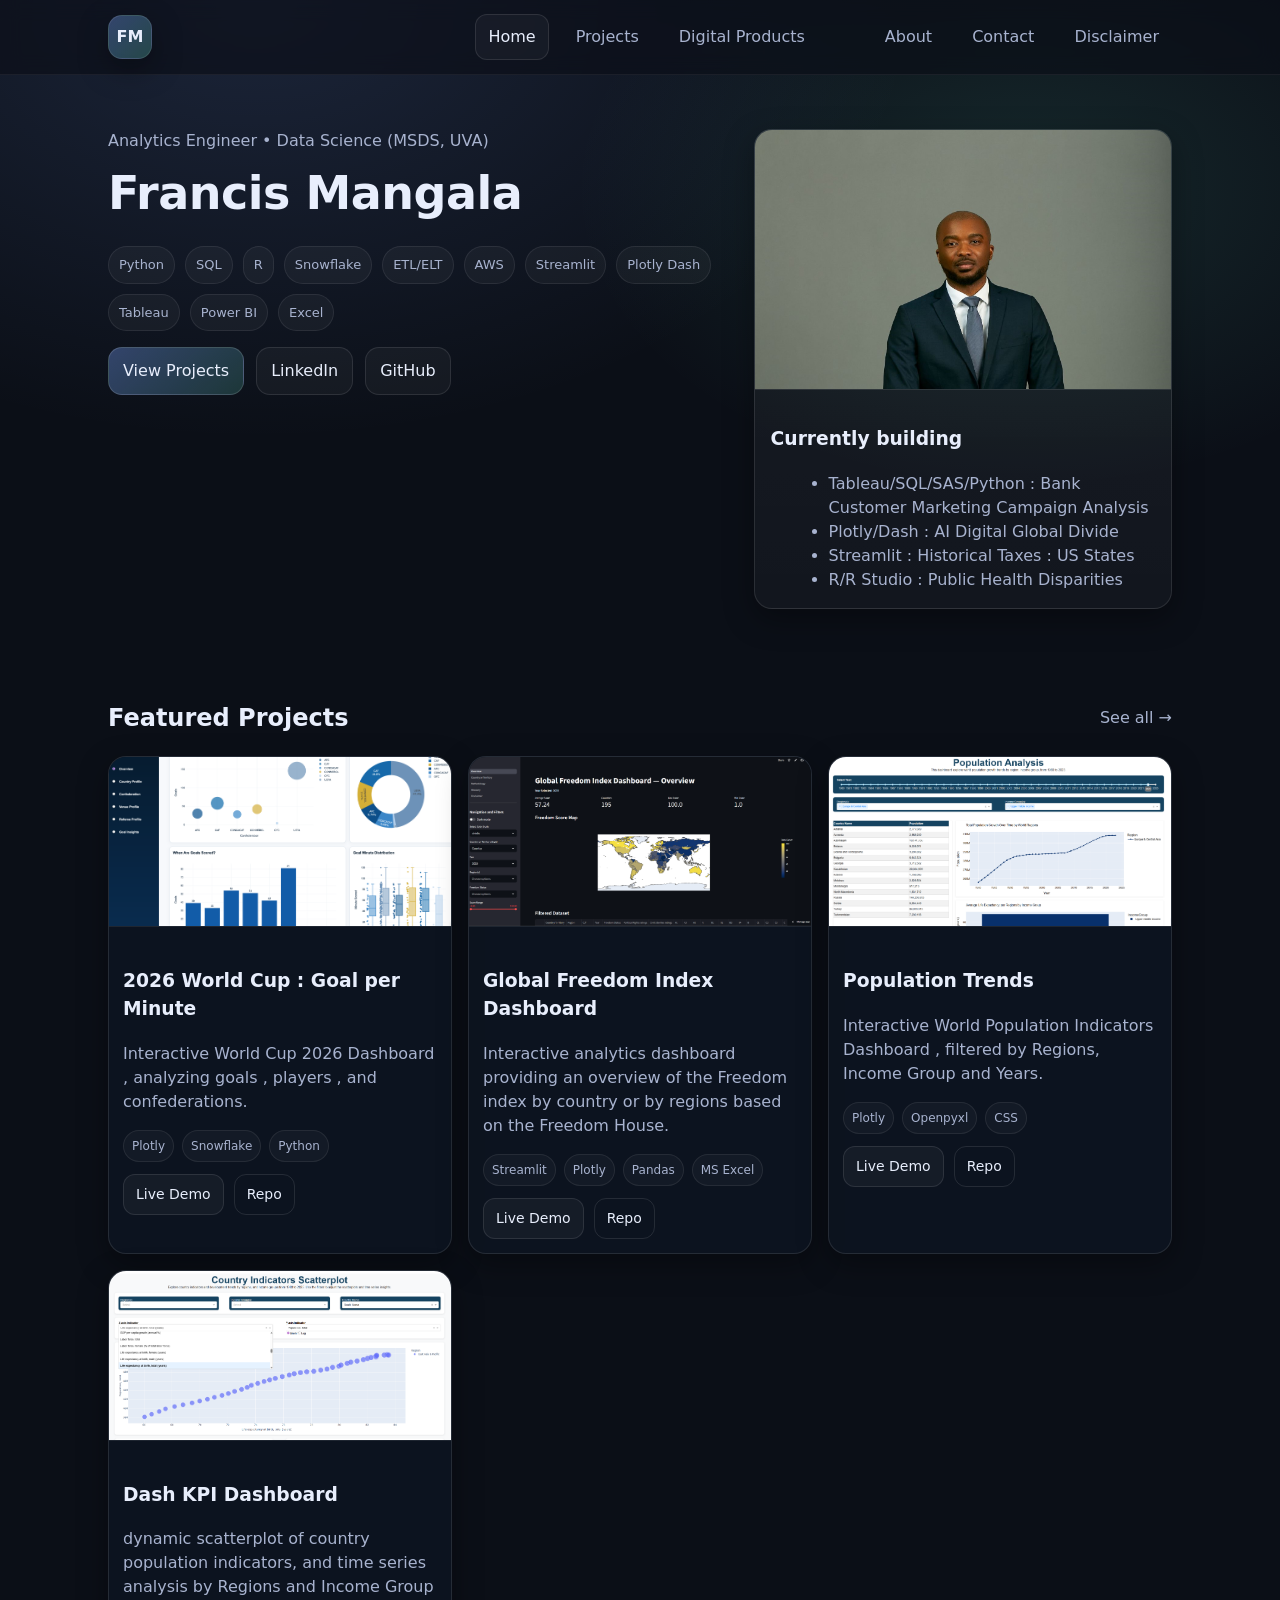
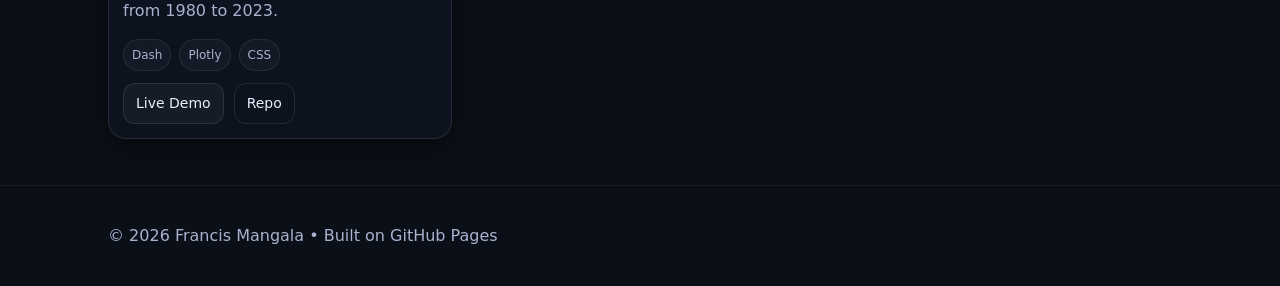
<file: index.html>
<!doctype html>
<html lang="en">
<head>
  <meta charset="utf-8" />
  <meta name="viewport" content="width=device-width,initial-scale=1" />
  <title>Francis Mangala | Analytics Engineer</title>
  <meta name="description" content="Portfolio of Francis Mangala — Data Analytics, Database design , Dash/Streamlit Apps, BI Dashboards, and Data Science projects." />
  <link rel="stylesheet" href="assets/css/styles.css" />
</head>

<body>
  <header class="site-header">
    <div class="container nav">
      <a class="brand" href="index.html">FM</a>
      <nav>
        <a class="active" href="index.html">Home</a>
        <a href="projects.html">Projects</a>
        <a href="digital_product.html">Digital Products<a/>
        <a href="about.html">About</a>
        <a href="contact.html">Contact</a>
        <a href="disclaimer.html">Disclaimer</a>
      </nav>
      <button class="nav-toggle" aria-label="Toggle menu">☰</button>
    </div>
  </header>

  <main>
    <section class="hero">
      <div class="container hero-grid">
        <div>
          <p class="kicker">Analytics Engineer • Data Science (MSDS, UVA)</p>
          <h1>Francis Mangala</h1>
          <p class="subtitle">
            
          </p>

          <div class="chips">
            <span class="chip">Python</span>
            <span class="chip">SQL</span>
            <span class="chip">R</span>
            <span class="chip">Snowflake</span>
            <span class="chip">ETL/ELT</span>
            <span class="chip">AWS</span>
            <span class="chip">Streamlit</span>
            <span class="chip">Plotly Dash</span>
            <span class="chip">Tableau</span>
            <span class="chip">Power BI</span>
            <span class="chip">Excel</span>
          </div>

          <div class="cta-row">
            <a class="btn primary" href="projects.html">View Projects</a>
            <!-- <a class="btn" href="resume/Francis Mangala_resume.pdf" target="_blank" rel="noopener">Resume</a> -->
            <a class="btn" href="https://www.linkedin.com/in/francismangala/" target="_blank" rel="noopener">LinkedIn</a>
            <a class="btn" href="https://github.com/VizualOptima?tab=repositories" target="_blank" rel="noopener">GitHub</a>
          </div>

          <!-- <div class="links-row">
            <a href="https://www.linkedin.com/in/francismangala/" target="_blank" rel="noopener">LinkedIn</a>
            <span>•</span>
            <a href="https://github.com/VizualOptima?tab=repositories" target="_blank" rel="noopener">GitHub</a>
          </div> -->
        </div>

        <div class="hero-card">
          <img class="avatar" src="assets/img/profile.jpg" alt="Francis Mangala profile photo" />
          <div class="hero-card-body">
            <h3>Currently building</h3>
            <ul>
              <li>Tableau/SQL/SAS/Python : Bank Customer Marketing Campaign Analysis</li>
              <li>Plotly/Dash : AI Digital Global Divide</li>
              <li>Streamlit : Historical Taxes : US States</li>
              <li>R/R Studio : Public Health Disparities</li>
            </ul>
          </div>
        </div>
      </div>
    </section>

    <section class="section">
      <div class="container">
        <div class="section-head">
          <h2>Featured Projects</h2>
          <a class="text-link" href="projects.html">See all →</a>
        </div>

        <div class="grid cards">
          
            <article class="card">
            <img src="assets/img/world_cup_image.png" alt="world cup dashboard screenshot" />
            <div class="card-body">
              <h3>2026 World Cup : Goal per Minute</h3>
              <p>Interactive World Cup 2026 Dashboard , analyzing goals , players , and confederations.</p>
              <div class="tags">
                <span>Plotly</span><span>Snowflake</span><span>Python</span>
              </div>
              <div class="card-actions">
                <a class="btn small" href="https://wc2026analytics.plotly.app/" target="_blank" rel="noopener">Live Demo</a>
                <a class="btn small ghost" href="https://github.com/Franc6s/world_cup_2026_goal_per_minute" target="_blank" rel="noopener">Repo</a>
              </div>
            </div>
          </article>
          
          <article class="card">
            <img src="assets/img/Overview.png" alt="Freedom Index Dashboard screenshot" />
            <div class="card-body">
              <h3>Global Freedom Index Dashboard</h3>
              <p>Interactive analytics dashboard providing an overview of the Freedom index by country or by regions based on the Freedom House.</p>
              <div class="tags">
                <span>Streamlit</span><span>Plotly</span><span>Pandas</span><span>MS Excel</span>
              </div>
              <div class="card-actions">
                <a class="btn small" href="https://vizualoptima-freedom-inde-multi-page-freedom-appoverview-aysgme.streamlit.app/" target="_blank" rel="noopener">Live Demo</a>
                <a class="btn small ghost" href="https://github.com/VizualOptima/Freedom_Index" target="_blank" rel="noopener">Repo</a>
              </div>
            </div>
          </article>

          <article class="card">
            <img src="assets/img/population.png" alt="Population Trend app screenshot" />
            <div class="card-body">
              <h3>Population Trends</h3>
              <p>Interactive World Population Indicators Dashboard , filtered by Regions, Income Group and Years.</p>
              <div class="tags">
                <span>Plotly</span><span>Openpyxl</span><span>CSS</span>
              </div>
              <div class="card-actions">
                <a class="btn small" href="https://population-trend.onrender.com/" target="_blank" rel="noopener">Live Demo</a>
                <a class="btn small ghost" href="https://github.com/VizualOptima/Population_trend" target="_blank" rel="noopener">Repo</a>
              </div>
            </div>
          </article>

          <article class="card">
            <img src="assets/img/country indicators.png" alt="scatterplot app screenshot" />
            <div class="card-body">
              <h3>Dash KPI Dashboard</h3>
              <p>dynamic scatterplot of country population indicators, and time series analysis by Regions and Income Group from 1980 to 2023.</p>
              <div class="tags">
                <span>Dash</span><span>Plotly</span><span>CSS</span>
              </div>
              <div class="card-actions">
                <a class="btn small" href="https://country-indicators-scatterplot-zp8x.onrender.com/" target="_blank" rel="noopener">Live Demo</a>
                <a class="btn small ghost" href="https://github.com/VizualOptima/country_indicators_scatterplot" target="_blank" rel="noopener">Repo</a>
              </div>
            </div>
          </article>
        </div>
      </div>
    </section>
  </main>

  <footer class="site-footer">
    <div class="container">
      <p>© <span id="year"></span> Francis Mangala • Built on GitHub Pages</p>
    </div>
  </footer>

  <script src="assets/js/main.js"></script>
</body>
</html>
</file>
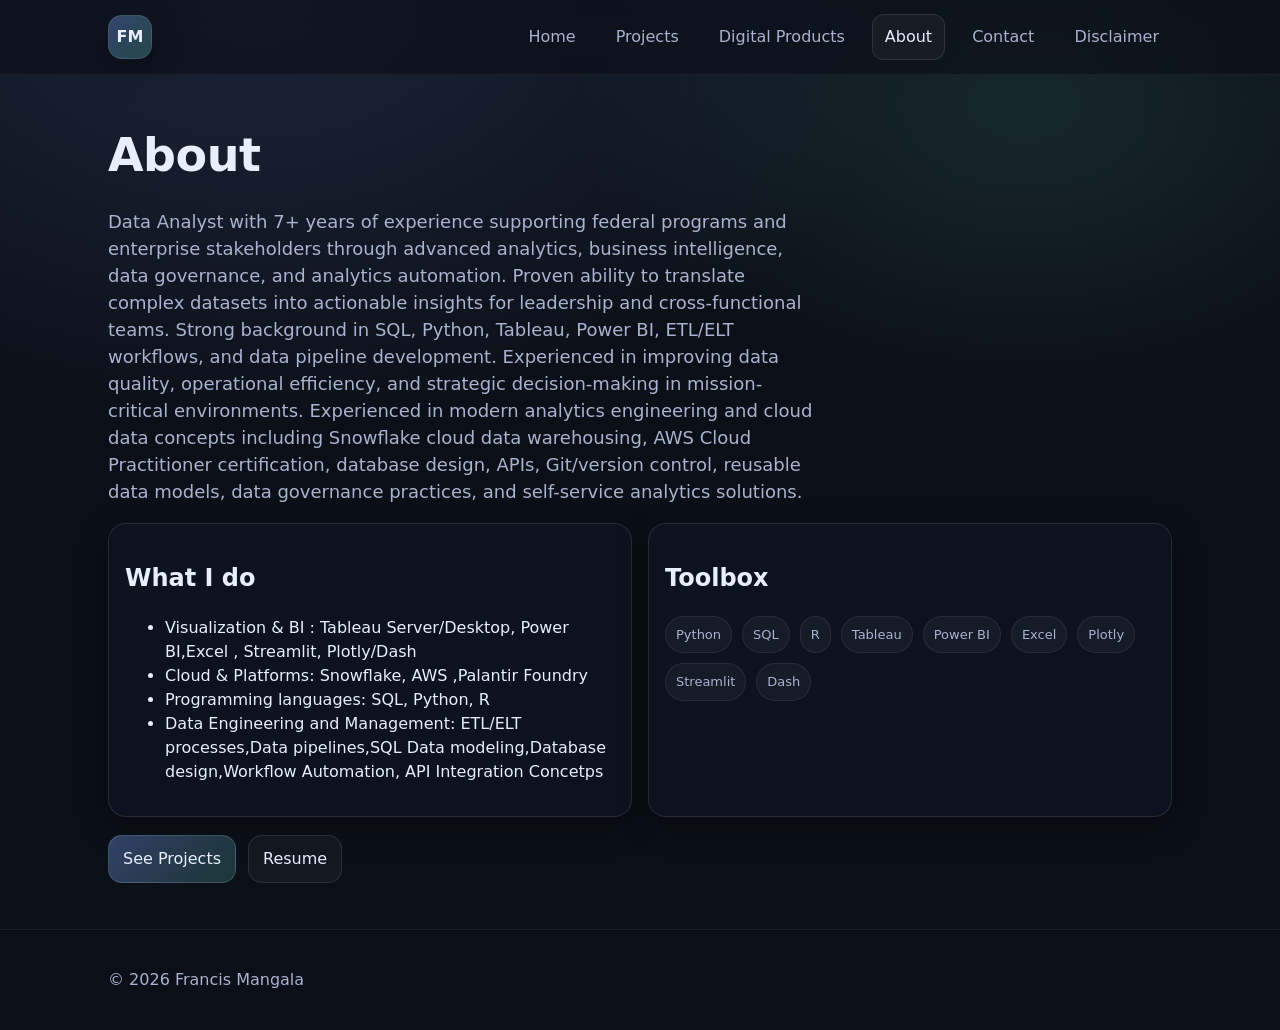
<file: about.html>
<!doctype html>
<html lang="en">
<head>
  <meta charset="utf-8" />
  <meta name="viewport" content="width=device-width,initial-scale=1" />
  <title>About | Francis Mangala</title>
  <link rel="stylesheet" href="assets/css/styles.css" />
</head>
<body>
  <header class="site-header">
    <div class="container nav">
      <a class="brand" href="index.html">FM</a>
      <nav>
        <a href="index.html">Home</a>
        <a href="projects.html">Projects</a>
        <a href="digital_product.html">Digital Products</a>
        <a class="active" href="about.html">About</a>
        <a href="contact.html">Contact</a>
        <a href="disclaimer.html">Disclaimer</a>
      </nav>
      <button class="nav-toggle" aria-label="Toggle menu">☰</button>
    </div>
  </header>

  <main class="section">
    <div class="container">
      <h1>About</h1>
      <p class="subtitle">
       Data Analyst with 7+ years of experience supporting federal programs and enterprise stakeholders through advanced analytics, business intelligence, data governance, 
        and analytics automation. Proven ability to translate complex datasets into actionable insights for leadership and cross-functional teams. Strong background in SQL, 
        Python, Tableau, Power BI, ETL/ELT workflows, and data pipeline development. Experienced in improving data quality, operational efficiency, and strategic decision-making in mission-critical environments.
        Experienced in modern analytics engineering and cloud data concepts including Snowflake cloud data warehousing, AWS Cloud Practitioner certification, database design, 
        APIs, Git/version control, reusable data models, data governance practices, and self-service analytics solutions.
      </p>

      <div class="grid two-col">
        <div class="panel">
          <h2>What I do</h2>
          <ul>
            <li>Visualization & BI : Tableau Server/Desktop, Power BI,Excel , Streamlit, Plotly/Dash</li>
            <li>Cloud & Platforms: Snowflake, AWS ,Palantir Foundry</li>
            <li>Programming languages: SQL, Python, R </li>
            <li>Data Engineering and Management: ETL/ELT processes,Data pipelines,SQL Data modeling,Database design,Workflow Automation, API Integration Concetps</li>
          </ul>
        </div>

        <div class="panel">
          <h2>Toolbox</h2>
          <div class="chips">
            <span class="chip">Python</span>
            <span class="chip">SQL</span>
            <span class="chip">R</span>
            <span class="chip">Tableau</span>
            <span class="chip">Power BI</span>
            <span class="chip">Excel</span>
            <span class="chip">Plotly</span>
            <span class="chip">Streamlit</span>
            <span class="chip">Dash</span>
          </div>
        </div>
      </div>

      <div class="cta-row" style="margin-top:18px;">
        <a class="btn primary" href="projects.html">See Projects</a>
        <a class="btn" href="resume/Francis Mangala_resume.pdf" target="_blank" rel="noopener">Resume</a>
      </div>
    </div>
  </main>

  <footer class="site-footer">
    <div class="container">
      <p>© <span id="year"></span> Francis Mangala</p>
    </div>
  </footer>

  <script src="assets/js/main.js"></script>
</body>
</html>
</file>
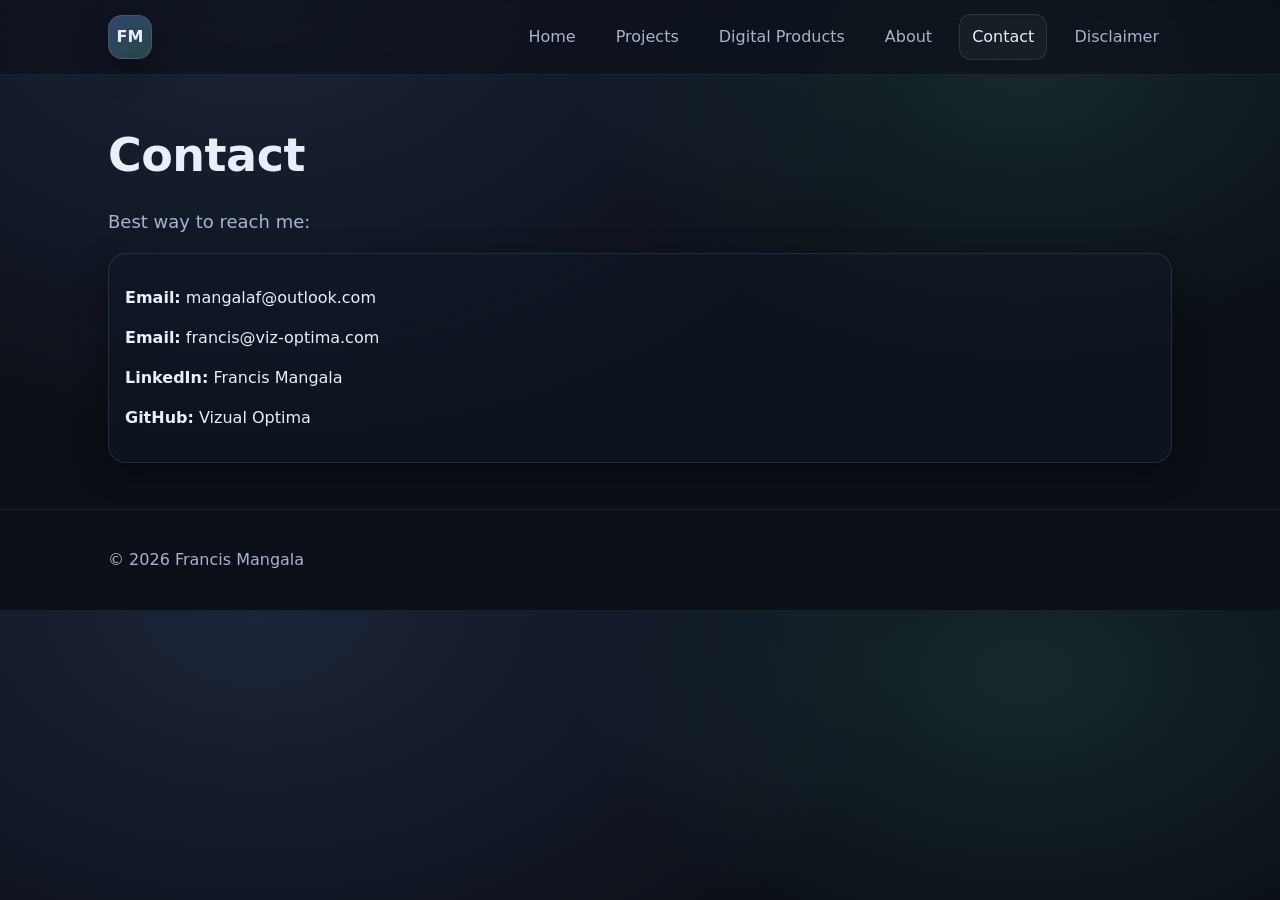
<file: contact.html>
<!doctype html>
<html lang="en">
<head>
  <!-- PSEUDOCODE:
    - Basic page metadata + shared stylesheet
  -->
  <meta charset="utf-8" />
  <meta name="viewport" content="width=device-width,initial-scale=1" />
  <title>Contact | Francis Mangala</title>
  <link rel="stylesheet" href="assets/css/styles.css" />
</head>
<body>

  <!-- PSEUDOCODE:
    - Shared navigation with active Contact highlight
  -->
  <header class="site-header">
    <div class="container nav">
      <a class="brand" href="index.html">FM</a>
      <nav>
        <a href="index.html">Home</a>
        <a href="projects.html">Projects</a>
        <a href="digital_product.html">Digital Products</a>
        <a href="about.html">About</a>
        <a class="active" href="contact.html">Contact</a>
        <a href="disclaimer.html">Disclaimer</a>
      </nav>
      <button class="nav-toggle" aria-label="Toggle menu">☰</button>
    </div>
  </header>

  <main class="section">
    <div class="container">
      <!-- PSEUDOCODE:
        - Provide easy, fast contact methods
        - mailto link opens user’s email client
        - external links open in new tab
      -->
      <h1>Contact</h1>
      <p class="subtitle">Best way to reach me:</p>

      <div class="panel">
        <p><strong>Email:</strong> <a href="mailto:mangalaf@outlook.com">mangalaf@outlook.com</a></p>
        <p><strong>Email:</strong> <a href="mailto:francis@viz-optima.com">francis@viz-optima.com</a></p>
        <p><strong>LinkedIn:</strong> <a href="https://www.linkedin.com/in/francismangala/" target="_blank" rel="noopener">Francis Mangala</a></p>
        <p><strong>GitHub:</strong> <a href="https://github.com/VizualOptima?tab=repositories" target="_blank" rel="noopener">Vizual Optima</a></p>
      </div>

    </div>
  </main>

  <footer class="site-footer">
    <div class="container">
      <p>© <span id="year"></span> Francis Mangala</p>
    </div>
  </footer>

  <script src="assets/js/main.js"></script>
</body>
</html>
</file>
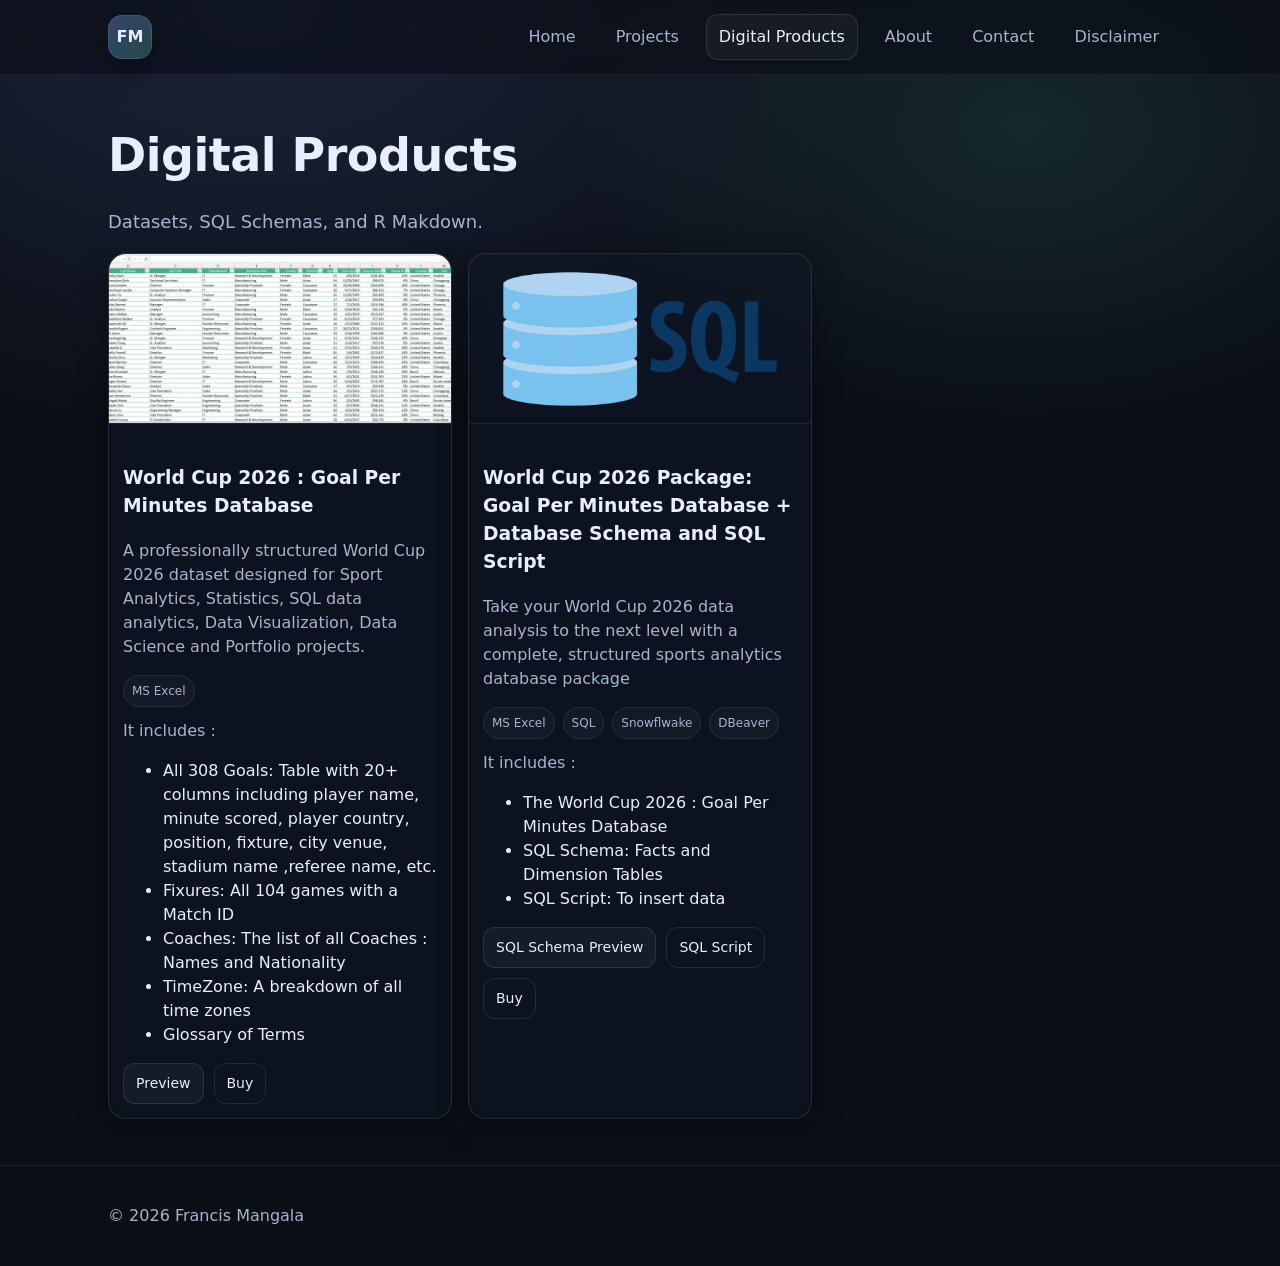
<file: digital_product.html>
<!doctype html>
<html lang="en">
<head>
  <meta charset="utf-8" />
  <meta name="viewport" content="width=device-width,initial-scale=1" />
  <title>Digital Product | Francis Mangala</title>
  <link rel="stylesheet" href="assets/css/styles.css" />
</head>
<body>
  <header class="site-header">
    <div class="container nav">
      <a class="brand" href="index.html">FM</a>
      <nav>
        <a href="index.html">Home</a>
        <a href="projects.html">Projects</a>
        <a class="active" href="digital_product.html">Digital Products</a>
        <a href="about.html">About</a>
        <a href="contact.html">Contact</a>
        <a href="disclaimer.html">Disclaimer</a>
      </nav>
      <button class="nav-toggle" aria-label="Toggle menu">☰</button>
    </div>
  </header>

  <main class="section">
    <div class="container">
      <h1>Digital Products</h1>
      <p class="subtitle">Datasets, SQL Schemas, and R Makdown.</p>

      <div class="grid cards">
        <!-- Duplicate a card block for each project -->
        <article class="card">
          <img src="assets/img/excel.webp" alt="world cup 2026 all goals" />
            <div class="card-body">
              <h3>World Cup 2026 : Goal Per Minutes Database</h3>
              <p>A professionally structured World Cup 2026 dataset designed for Sport Analytics, Statistics, SQL data analytics, Data Visualization, Data Science and Portfolio projects.</p>
              <div class="tags">
                <span>MS Excel</span>
              </div>
              <div>
                <p> It includes : </p>
                  <ul>
              <li>All 308 Goals: Table with 20+ columns including player name, minute scored, player country, position, fixture, city venue, stadium name ,referee name, etc.</li>
              <li>Fixures: All 104 games with a Match ID</li>
              <li>Coaches: The list of all Coaches : Names and Nationality</li>
              <li>TimeZone: A breakdown of all time zones</li>
              <li>Glossary of Terms</li>
            </ul>
              </div>
              <div class="card-actions">
                <a class="btn small" href="https://github.com/Franc6s/franc6s.github.io/blob/main/FIFA%20World%20Cup%202026%20_%20Goals%20per%20Minutes_preview.xlsx" target="_blank" rel="noopener">Preview</a>
                <a class="btn small ghost" href="https://www.viz-optima.com/category/all-products" target="_blank" rel="noopener">Buy</a>
              <!-- <a class="btn small ghost" href="#" target="_blank" rel="noopener">Case Study</a> -->
            </div>
          </div>
        </article>

              <article class="card">
          <img src="assets/img/sql.webp" alt="world cup 2026 database + schema" />
            <div class="card-body">
              <h3>World Cup 2026 Package: Goal Per Minutes Database + Database Schema and SQL Script</h3>
              <p>Take your World Cup 2026 data analysis to the next level with a complete, structured sports analytics database package</p>
              <div class="tags">
                <span>MS Excel</span><span>SQL</span><span>Snowflwake</span><span>DBeaver</span>
              </div>
              <div>
                <p> It includes : </p>
                  <ul>
              <li>The World Cup 2026 : Goal Per Minutes Database </li>
              <li>SQL Schema: Facts and Dimension Tables</li>
              <li>SQL Script: To insert data</li>
            </ul>
              </div>
              <div class="card-actions">
                <a class="btn small" href="https://github.com/Franc6s/franc6s.github.io/blob/main/world_cup_data_schema_preview.sql" target="_blank" rel="noopener"> SQL Schema Preview</a>
                <a class="btn small ghost" href="https://github.com/Franc6s/franc6s.github.io/blob/main/world_cup_script_preview.sql" target="_blank" rel="noopener">SQL Script </a>
                <a class="btn small ghost" href="https://www.viz-optima.com/category/all-products" target="_blank" rel="noopener">Buy</a>
              <!-- <a class="btn small ghost" href="#" target="_blank" rel="noopener">Case Study</a> -->
            </div>
          </div>
        </article>
      </div>
    </div>
  </main>

  <footer class="site-footer">
    <div class="container">
      <p>© <span id="year"></span> Francis Mangala</p>
    </div>
  </footer>

  <script src="assets/js/main.js"></script>
</body>
</html>
</file>
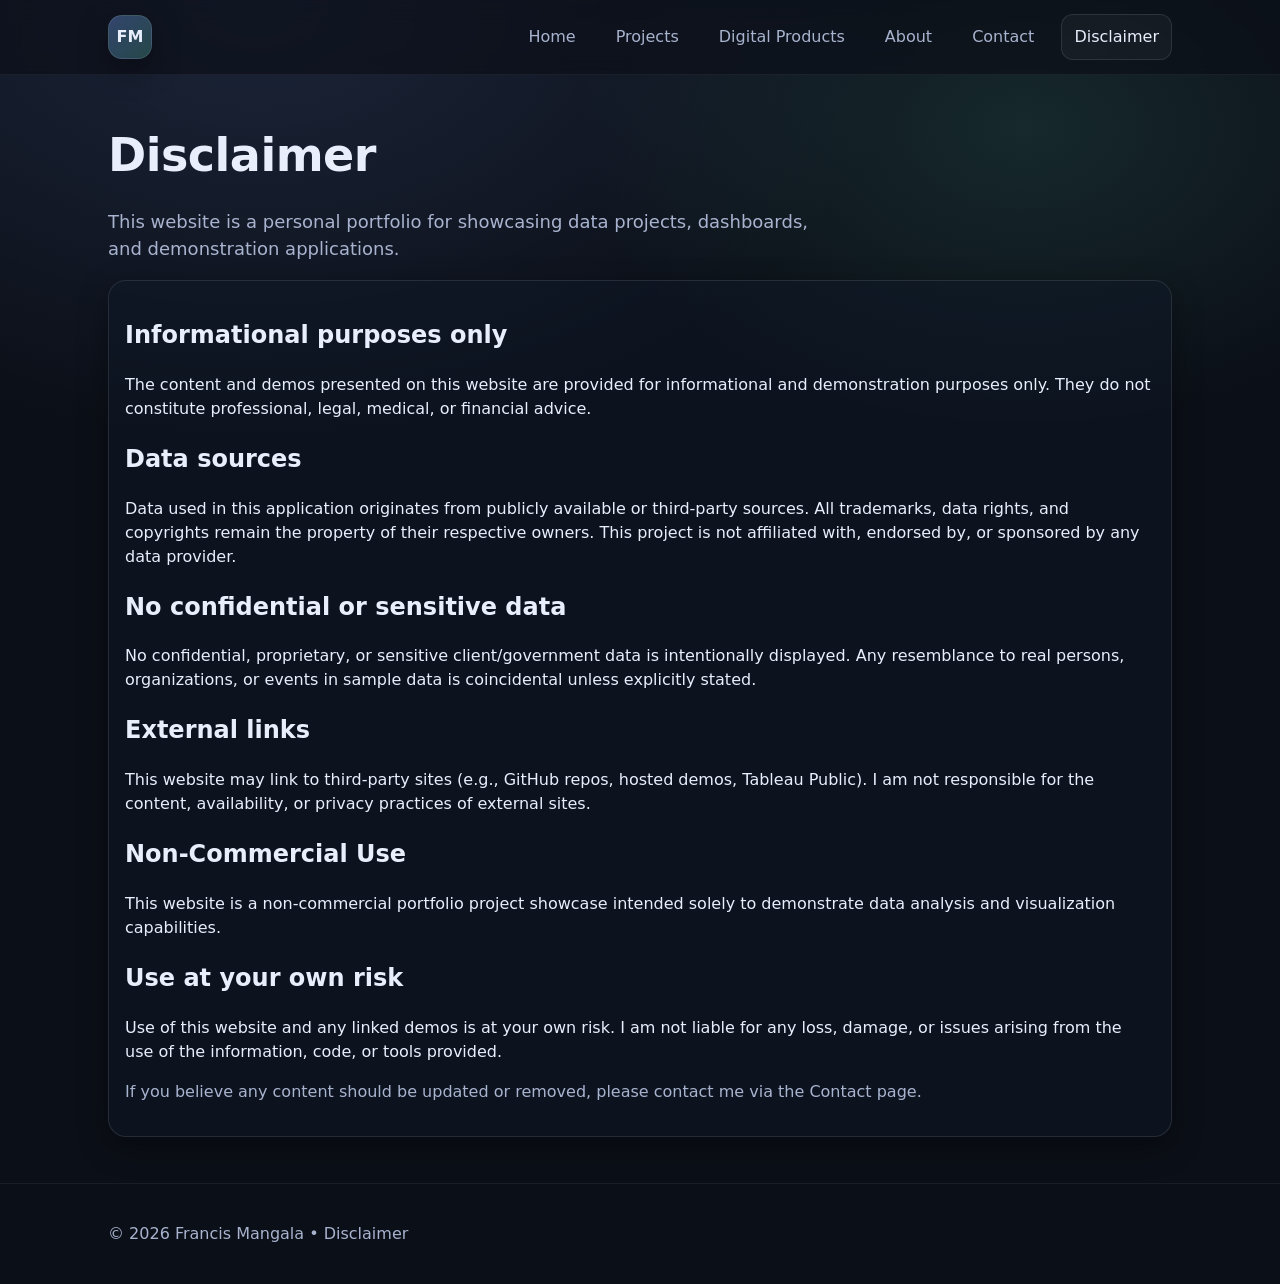
<file: disclaimer.html>
<!doctype html>
<html lang="en">
<head>
  <!-- PSEUDOCODE:
    - Load styles
    - Provide disclaimer content to reduce risk and set expectations
  -->
  <meta charset="utf-8" />
  <meta name="viewport" content="width=device-width,initial-scale=1" />
  <title>Disclaimer | Francis Mangala</title>
  <meta name="description" content="Disclaimer for this portfolio website and related demos." />
  <link rel="stylesheet" href="assets/css/styles.css" />
</head>

<body>
  <!-- PSEUDOCODE:
    - Same header/nav as other pages for consistency
    - Mark Disclaimer as active
  -->
  <header class="site-header">
    <div class="container nav">
      <a class="brand" href="index.html">FM</a>
      <nav>
        <a href="index.html">Home</a>
        <a href="projects.html">Projects</a>
        <a href="digital_product.html">Digital Products</a>
        <a href="about.html">About</a>
        <a href="contact.html">Contact</a>
        <a class="active" href="disclaimer.html">Disclaimer</a>
      </nav>
      <button class="nav-toggle" aria-label="Toggle menu">☰</button>
    </div>
  </header>

  <main class="section">
    <div class="container">
      <h1>Disclaimer</h1>
      <p class="subtitle">
        This website is a personal portfolio for showcasing data projects, dashboards, and demonstration applications.
      </p>

      <div class="panel">
        <h2>Informational purposes only</h2>
        <p>
          The content and demos presented on this website are provided for informational and demonstration purposes only.
          They do not constitute professional, legal, medical, or financial advice.
        </p>

        <h2>Data sources </h2>
        <p>
         Data used in this application originates from publicly available or third-party sources. All trademarks, data rights, and copyrights remain the property of their respective owners.

        This project is not affiliated with, endorsed by, or sponsored by any data provider.
        </p>

        <h2>No confidential or sensitive data</h2>
        <p>
          No confidential, proprietary, or sensitive client/government data is intentionally displayed. Any resemblance
          to real persons, organizations, or events in sample data is coincidental unless explicitly stated.
        </p>

        <h2>External links</h2>
        <p>
          This website may link to third-party sites (e.g., GitHub repos, hosted demos, Tableau Public). I am not
          responsible for the content, availability, or privacy practices of external sites.
        </p>

        <h2>Non-Commercial Use</h2>
        <p>
          This website is a non-commercial portfolio project showcase intended solely to demonstrate data analysis and visualization capabilities.
        </p>

        <h2>Use at your own risk</h2>
        <p>
          Use of this website and any linked demos is at your own risk. I am not liable for any loss, damage, or issues
          arising from the use of the information, code, or tools provided.
        </p>

        <p class="note">
          If you believe any content should be updated or removed, please contact me via the Contact page.
        </p>
      </div>
    </div>
  </main>

  <footer class="site-footer">
    <div class="container">
      <p>© <span id="year"></span> Francis Mangala • <a class="text-link" href="disclaimer.html">Disclaimer</a></p>
    </div>
  </footer>

  <script src="assets/js/main.js"></script>
</body>
</html>
</file>
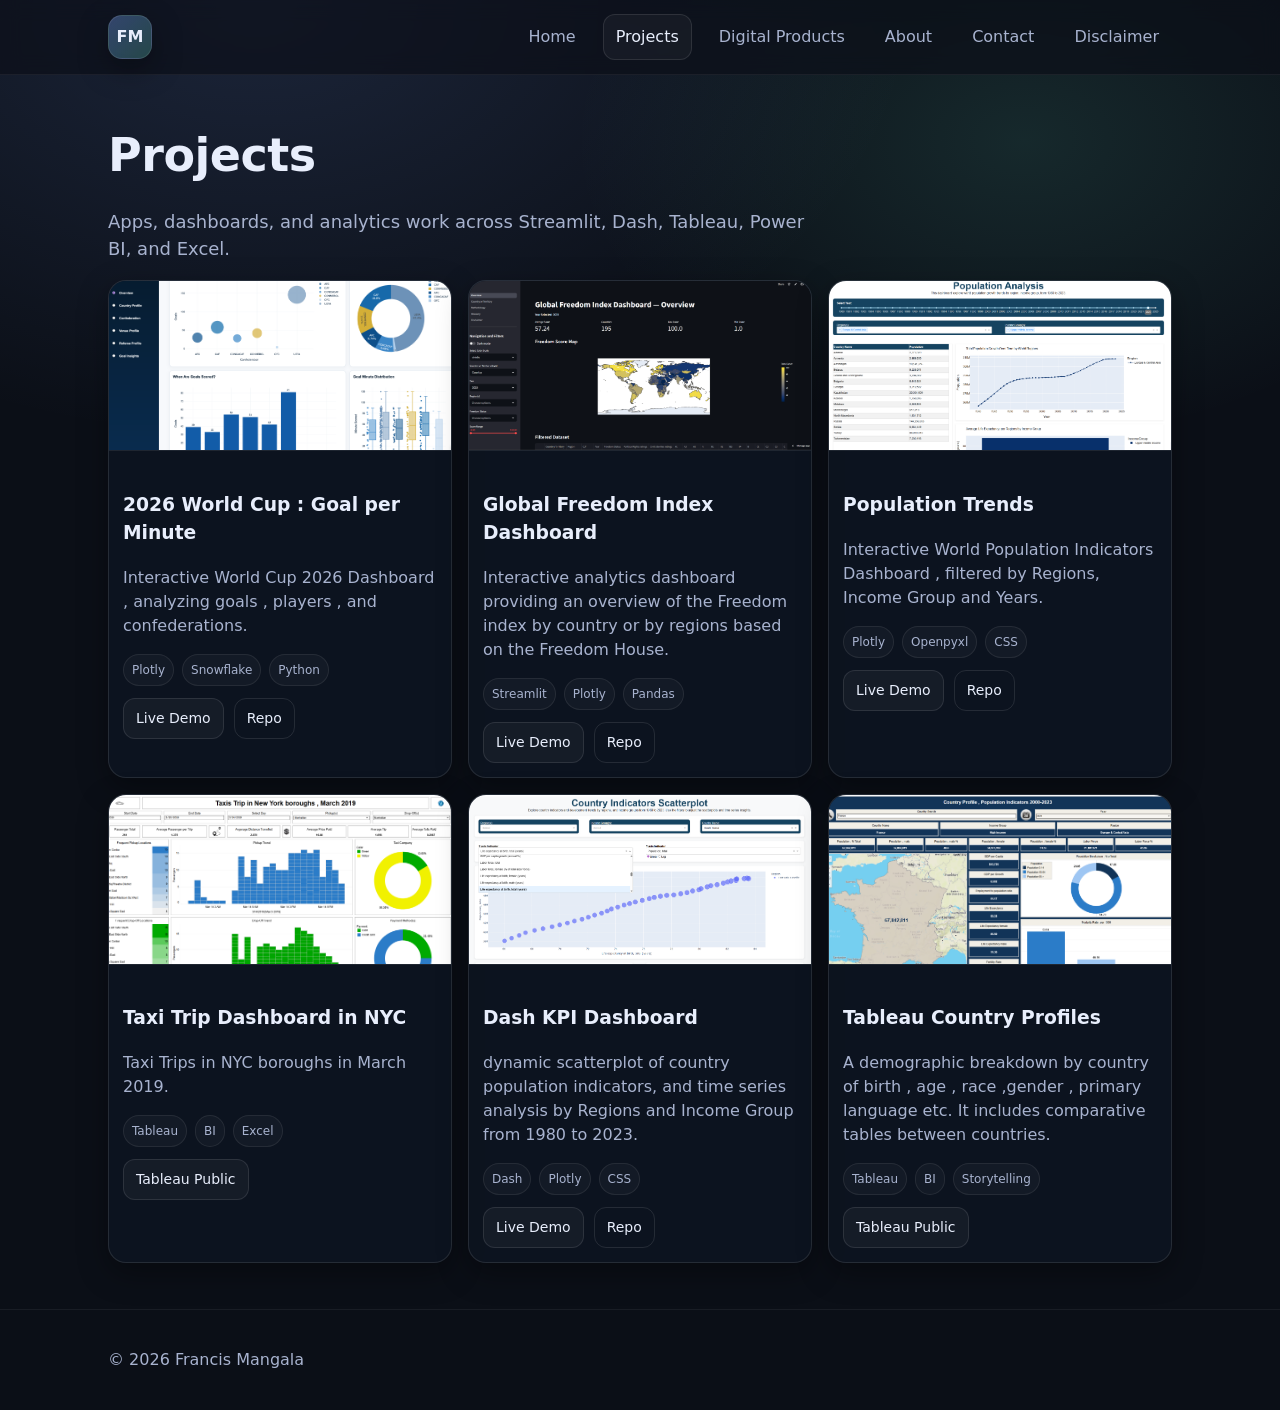
<file: projects.html>
<!doctype html>
<html lang="en">
<head>
  <meta charset="utf-8" />
  <meta name="viewport" content="width=device-width,initial-scale=1" />
  <title>Projects | Francis Mangala</title>
  <link rel="stylesheet" href="assets/css/styles.css" />
</head>
<body>
  <header class="site-header">
    <div class="container nav">
      <a class="brand" href="index.html">FM</a>
      <nav>
        <a href="index.html">Home</a>
        <a class="active" href="projects.html">Projects</a>
        <a href="digital_product.html">Digital Products</a>
        <a href="about.html">About</a>
        <a href="contact.html">Contact</a>
        <a href="disclaimer.html">Disclaimer</a>
      </nav>
      <button class="nav-toggle" aria-label="Toggle menu">☰</button>
    </div>
  </header>

  <main class="section">
    <div class="container">
      <h1>Projects</h1>
      <p class="subtitle">Apps, dashboards, and analytics work across Streamlit, Dash, Tableau, Power BI, and Excel.</p>

      <div class="grid cards">
        <!-- Duplicate a card block for each project -->
              <article class="card">
            <img src="assets/img/world_cup_image.png" alt="world cup dashboard screenshot" />
            <div class="card-body">
              <h3>2026 World Cup : Goal per Minute</h3>
              <p>Interactive World Cup 2026 Dashboard , analyzing goals , players , and confederations.</p>
              <div class="tags">
                <span>Plotly</span><span>Snowflake</span><span>Python</span>
              </div>
              <div class="card-actions">
                <a class="btn small" href="https://wc2026analytics.plotly.app/" target="_blank" rel="noopener">Live Demo</a>
                <a class="btn small ghost" href="https://github.com/Franc6s/world_cup_2026_goal_per_minute" target="_blank" rel="noopener">Repo</a>
              </div>
            </div>
          </article>

        <article class="card">
          <img src="assets/img/Overview.png" alt="Freedom Index Dashboard screenshot" />
            <div class="card-body">
              <h3>Global Freedom Index Dashboard</h3>
              <p>Interactive analytics dashboard providing an overview of the Freedom index by country or by regions based on the Freedom House.</p>
              <div class="tags">
                <span>Streamlit</span><span>Plotly</span><span>Pandas</span>
              </div>
              <div class="card-actions">
                <a class="btn small" href="https://vizualoptima-freedom-inde-multi-page-freedom-appoverview-aysgme.streamlit.app/" target="_blank" rel="noopener">Live Demo</a>
                <a class="btn small ghost" href="https://github.com/VizualOptima/Freedom_Index" target="_blank" rel="noopener">Repo</a>
              <!-- <a class="btn small ghost" href="#" target="_blank" rel="noopener">Case Study</a> -->
            </div>
          </div>
        </article>

          <article class="card">
            <img src="assets/img/population.png" alt="Population Trend app screenshot" />
            <div class="card-body">
              <h3>Population Trends</h3>
              <p>Interactive World Population Indicators Dashboard , filtered by Regions, Income Group and Years.</p>
              <div class="tags">
                <span>Plotly</span><span>Openpyxl</span><span>CSS</span>
              </div>
              <div class="card-actions">
                <a class="btn small" href="https://population-trend.onrender.com/" target="_blank" rel="noopener">Live Demo</a>
                <a class="btn small ghost" href="https://github.com/VizualOptima/Population_trend" target="_blank" rel="noopener">Repo</a>
              </div>
            </div>
          </article>
          
        <article class="card">
          <img src="assets/img/NYC Trips.png" alt="Population Trend app screenshot" />
          <div class="card-body">
            <h3>Taxi Trip Dashboard in NYC</h3>
            <p>Taxi Trips in NYC boroughs in March 2019.</p>
            <div class="tags">
              <span>Tableau</span><span>BI</span><span>Excel</span>
            </div>
            <div class="card-actions">
              <a class="btn small" href="https://public.tableau.com/app/profile/vizual.optima/viz/TaxiTrips_17437953056470/Taxis" target="_blank" rel="noopener">Tableau Public</a>
            </div>
          </div>
        </article>

        <article class="card">
            <img src="assets/img/country indicators.png" alt="scatterplot app screenshot" />
            <div class="card-body">
              <h3>Dash KPI Dashboard</h3>
              <p>dynamic scatterplot of country population indicators, and time series analysis by Regions and Income Group from 1980 to 2023.</p>
              <div class="tags">
                <span>Dash</span><span>Plotly</span><span>CSS</span>
              </div>
              <div class="card-actions">
                <a class="btn small" href="https://country-indicators-scatterplot-zp8x.onrender.com/" target="_blank" rel="noopener">Live Demo</a>
                <a class="btn small ghost" href="https://github.com/VizualOptima/country_indicators_scatterplot" target="_blank" rel="noopener">Repo</a>
              </div>
            </div>
          </article>

        <article class="card">
          <img src="assets/img/country profile.png" alt="Population Trend app screenshot" />
          <div class="card-body">
            <h3>Tableau Country Profiles</h3>
            <p>A demographic breakdown by country of birth , age , race ,gender , primary language etc. It includes comparative tables between countries.</p>
            <div class="tags">
              <span>Tableau</span><span>BI</span><span>Storytelling</span>
            </div>
            <div class="card-actions">
              <a class="btn small" href="https://public.tableau.com/app/profile/vizual.optima/viz/WorldPopulationAnalysis_17437074823280/CoutrySearchTool" target="_blank" rel="noopener">Tableau Public</a>
            </div>
          </div>
        </article>
      </div>
    </div>
  </main>

  <footer class="site-footer">
    <div class="container">
      <p>© <span id="year"></span> Francis Mangala</p>
    </div>
  </footer>

  <script src="assets/js/main.js"></script>
</body>
</html>
</file>
<file: assets/css/styles.css>
:root{
  --bg:#0b0f17;
  --panel:#101827;
  --text:#e8eefc;
  --muted:#a8b3cf;
  --line:#1f2a44;
  --accent:#7aa2ff;
  --accent2:#66e3c4;
  --shadow: 0 10px 30px rgba(0,0,0,.35);
  --radius: 18px;
}

*{box-sizing:border-box}
html,body{margin:0;padding:0}
body{
  font-family: ui-sans-serif, system-ui, -apple-system, Segoe UI, Roboto, Arial;
  background: radial-gradient(1200px 800px at 20% 0%, rgba(122,162,255,.15), transparent 55%),
              radial-gradient(900px 600px at 80% 10%, rgba(102,227,196,.12), transparent 50%),
              var(--bg);
  color:var(--text);
  line-height:1.5;
}

a{color:inherit;text-decoration:none}
a:hover{opacity:.9}

.container{max-width:1100px;margin:0 auto;padding:0 18px}
.section{padding:46px 0}
.section-head{display:flex;align-items:center;justify-content:space-between;gap:14px}

.site-header{
  position:sticky;top:0;z-index:50;
  border-bottom:1px solid rgba(255,255,255,.06);
  backdrop-filter: blur(10px);
  background: rgba(11,15,23,.65);
}
.nav{display:flex;align-items:center;justify-content:space-between;padding:14px 18px}
.brand{
  width:44px;height:44px;border-radius:14px;
  display:grid;place-items:center;
  background: linear-gradient(135deg, rgba(122,162,255,.35), rgba(102,227,196,.25));
  border:1px solid rgba(255,255,255,.10);
  box-shadow: var(--shadow);
  font-weight:700;
}
nav{display:flex;gap:14px;align-items:center}
nav a{
  padding:10px 12px;border-radius:12px;
  color:var(--muted);
  border:1px solid transparent;
}
nav a.active{
  color:var(--text);
  border-color: rgba(255,255,255,.10);
  background: rgba(255,255,255,.04);
}
.nav-toggle{display:none}

.hero{padding:54px 0 26px}
.hero-grid{display:grid;grid-template-columns: 1.2fr .8fr;gap:18px;align-items:stretch}
.kicker{color:var(--muted);margin:0 0 6px}
h1{font-size:46px;letter-spacing:-.5px;margin:0 0 10px}
.subtitle{color:var(--muted);font-size:18px;max-width:62ch}

.hero-card{
  border-radius: var(--radius);
  background: linear-gradient(180deg, rgba(255,255,255,.06), rgba(255,255,255,.03));
  border:1px solid rgba(255,255,255,.10);
  box-shadow: var(--shadow);
  overflow:hidden;
  display:flex;flex-direction:column;
}
.avatar{width:100%;height:260px;object-fit:cover;border-bottom:1px solid rgba(255,255,255,.10)}
.hero-card-body{padding:16px}
.hero-card-body ul{margin:8px 0 0 18px;color:var(--muted)}

.chips{display:flex;flex-wrap:wrap;gap:10px;margin:16px 0}
.chip{
  padding:8px 10px;border-radius:999px;
  background: rgba(255,255,255,.04);
  border:1px solid rgba(255,255,255,.08);
  color:var(--muted);
  font-size:13px;
}

.cta-row{display:flex;gap:12px;flex-wrap:wrap;margin-top:14px}
.btn{
  padding:11px 14px;border-radius:14px;
  border:1px solid rgba(255,255,255,.10);
  background: rgba(255,255,255,.04);
  color:var(--text);
  display:inline-flex;align-items:center;gap:10px;
}
.btn.primary{
  background: linear-gradient(135deg, rgba(122,162,255,.35), rgba(102,227,196,.18));
  border-color: rgba(255,255,255,.14);
}
.btn.ghost{background: transparent}
.btn.small{padding:9px 12px;border-radius:12px;font-size:14px}

.links-row{margin-top:14px;color:var(--muted);display:flex;gap:10px;align-items:center}
.text-link{color:var(--muted)}
.text-link:hover{color:var(--text)}

.grid{display:grid;gap:16px}
.cards{grid-template-columns: repeat(3, minmax(0, 1fr))}
.card{
  border-radius: var(--radius);
  border:1px solid rgba(255,255,255,.10);
  background: rgba(16,24,39,.55);
  box-shadow: var(--shadow);
  overflow:hidden;
}
.card img{width:100%;height:170px;object-fit:cover;border-bottom:1px solid rgba(255,255,255,.08)}
.card-body{padding:14px}
.card-body p{color:var(--muted);margin-top:6px}
.tags{display:flex;flex-wrap:wrap;gap:8px;margin:10px 0 12px}
.tags span{
  font-size:12px;color:var(--muted);
  padding:6px 8px;border-radius:999px;
  border:1px solid rgba(255,255,255,.08);
  background: rgba(255,255,255,.03);
}
.card-actions{display:flex;gap:10px;flex-wrap:wrap}

.two-col{grid-template-columns: 1fr 1fr}
.panel{
  border-radius: var(--radius);
  border:1px solid rgba(255,255,255,.10);
  background: rgba(16,24,39,.55);
  box-shadow: var(--shadow);
  padding:16px;
}
.note{color:var(--muted);margin-top:14px}

.site-footer{
  border-top:1px solid rgba(255,255,255,.06);
  padding:22px 0;
  color:var(--muted);
}

@media (max-width: 900px){
  .hero-grid{grid-template-columns:1fr}
  .cards{grid-template-columns:1fr}
  .two-col{grid-template-columns:1fr}
  nav{display:none}
  .nav-toggle{display:inline-flex;background:transparent;border:1px solid rgba(255,255,255,.10);color:var(--text);border-radius:12px;padding:8px 10px}
  body.menu-open nav{
    display:flex;flex-direction:column;gap:8px;
    position:absolute;right:18px;top:64px;
    background: rgba(11,15,23,.96);
    border:1px solid rgba(255,255,255,.10);
    padding:10px;border-radius:14px;
  }
}
</file>
